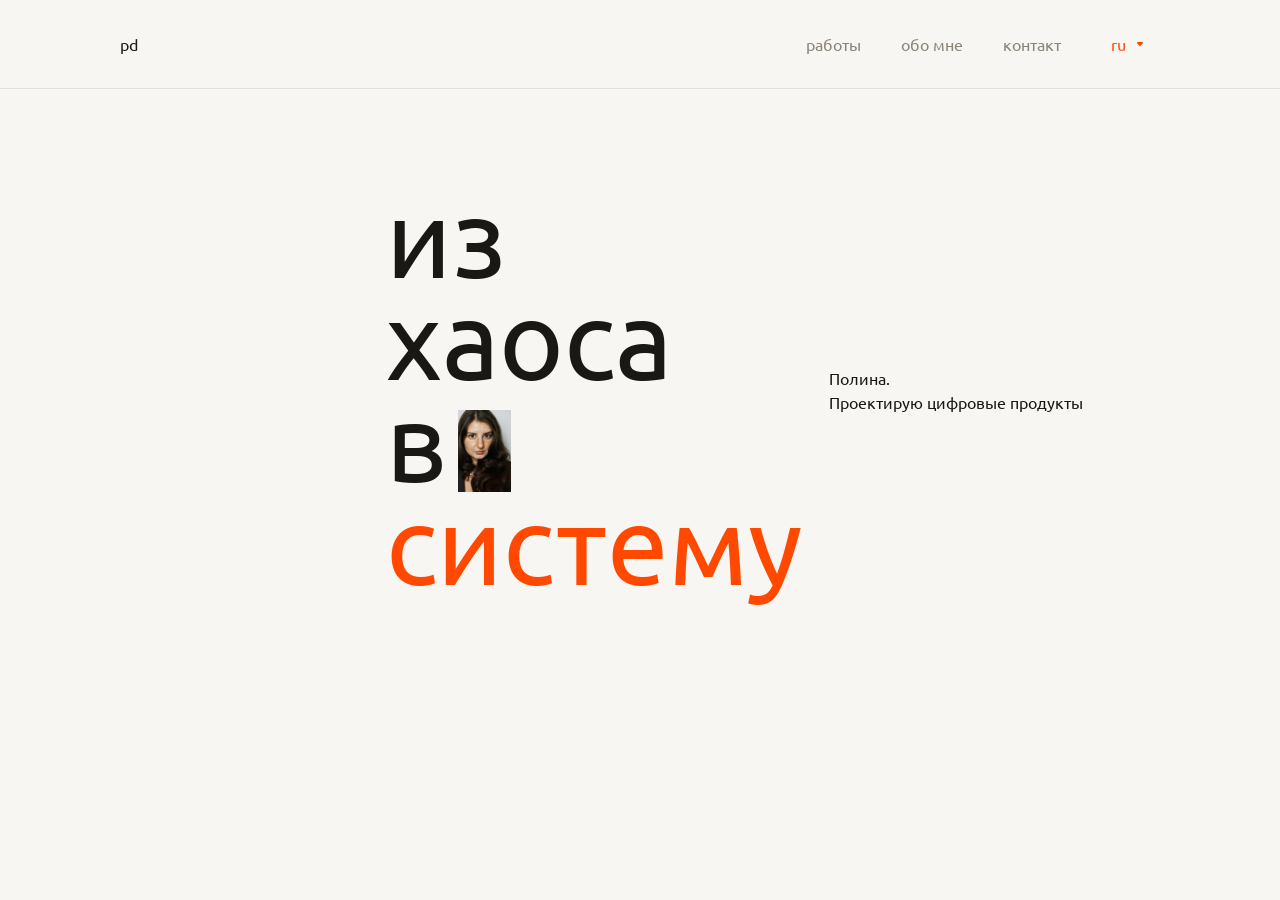
<file: index.html>
<!DOCTYPE html>
<html lang="ru">
<head>
  <meta charset="UTF-8">
  <meta name="viewport" content="width=device-width, initial-scale=1.0">
  <title>Полина — портфолио</title>

  <!--
    Подключаем шрифт Ubuntu с сервиса Google Fonts.
    Это просто значит: браузер сам скачает нужный шрифт с сервера Google,
    тебе для этого ничего делать не нужно, это просто две строчки-ссылки.
  -->
  <link rel="preconnect" href="https://fonts.googleapis.com">
  <link rel="preconnect" href="https://fonts.gstatic.com" crossorigin>
  <link href="https://fonts.googleapis.com/css2?family=Ubuntu:wght@400;500;700&display=swap" rel="stylesheet">

  <!-- Подключаем файл со стилями (там вся "красота": цвета, отступы, размеры) -->
  <link rel="stylesheet" href="style.css">
</head>
<body>

  <!-- =========================================================
       ШАПКА САЙТА (навигация)
       Она находится в обычном вертикальном потоке страницы,
       НЕ внутри блока с горизонтальной прокруткой — поэтому
       при прокрутке экранов влево-вправо шапка остаётся
       на месте и никуда не убегает.
  ========================================================== -->
  <header class="nav">
    <div class="nav__logo">pd</div>

    <nav class="nav__menu">
      <a href="#screen-works" class="nav__link">работы</a>
      <a href="#screen-about" class="nav__link">обо мне</a>
      <a href="#screen-contact" class="nav__link">контакт</a>

      <!--
        Переключатель языка. Теперь это настоящая ссылка (тег <a>),
        а не кнопка-пустышка — переход делает браузер сам, без JS.
        Ведёт в папку en/, на англоязычную версию этой же страницы.
      -->
      <a class="nav__lang" href="en/index.html" aria-label="Switch to English">
        ru
        <svg class="nav__lang-icon" width="20" height="20" viewBox="0 0 20 20" fill="none" xmlns="http://www.w3.org/2000/svg">
          <path d="M12.1046 8H7.89541C7.72924 7.99978 7.56639 8.0418 7.42572 8.12118C7.28506 8.20057 7.17232 8.31408 7.10056 8.44857C7.01656 8.60814 6.98421 8.78568 7.00719 8.96095C7.03017 9.13622 7.10756 9.30217 7.23054 9.4399L9.33513 11.7276C9.41772 11.8131 9.51983 11.8817 9.63455 11.9287C9.74926 11.9757 9.87389 12 10 12C10.1261 12 10.2507 11.9757 10.3655 11.9287C10.4802 11.8817 10.5823 11.8131 10.6649 11.7276L12.7695 9.4399C12.8924 9.30217 12.9698 9.13622 12.9928 8.96095C13.0158 8.78568 12.9834 8.60814 12.8994 8.44857C12.8277 8.31408 12.7149 8.20057 12.5743 8.12118C12.4336 8.0418 12.2708 7.99978 12.1046 8Z" fill="#FF4800"/>
        </svg>
      </a>
    </nav>
  </header>

  <!-- =========================================================
       ОБЛАСТЬ С ГОРИЗОНТАЛЬНОЙ ПРОКРУТКОЙ
       Внутри этого блока "экраны" (секции) стоят в ряд по горизонтали,
       как вагоны поезда. Файл script.js делает так, что обычное
       прокручивание колесиком мыши/свайп пальцем вниз двигает
       этот ряд влево-вправо, а не вверх-вниз.
  ========================================================== -->
  <main class="scroll-area" id="scrollArea">

    <!-- ---------- ЭКРАН 1: ГЛАВНЫЙ ЭКРАН (HERO) ---------- -->
    <section class="screen screen--hero" id="screen-hero">
      <div class="hero__row">
        <div class="hero__row-inner">

          <h1 class="hero__title">
            из<br>
            хаоса<br>
            <!--
              Фото "накладывается" поверх буквы "в" и не влияет на
              высоту строки (см. комментарий в style.css).
              ВАЖНО: сейчас файла картинки еще нет, нужно его добавить.
              1. Открой нужный фрейм в Figma
              2. Кликни правой кнопкой на эту маленькую фотографию
              3. Export → PNG → Export
              4. Положи скачанный файл в папку images и назови его hero-photo.png
            -->
            <span class="hero__letter-with-photo">в<img src="images/hero-photo.png" alt="" class="hero__photo"></span>
            <br>
            <span class="hero__title-accent">систему</span>
          </h1>

          <p class="hero__subtitle">
            Полина.<br>
            Проектирую цифровые продукты
          </p>

        </div>
      </div>
    </section>

    <!--
      Дальше будут следующие экраны: "работы", "обо мне", "контакт".
      Добавим их следующими шагами, по одному экрану за раз —
      присылай следующий фрейм из Figma, когда будешь готова.
    -->

  </main>

  <!-- Подключаем файл с "поведением" страницы (горизонтальный скролл и т.д.) -->
  <script src="script.js"></script>
</body>
</html>
</file>
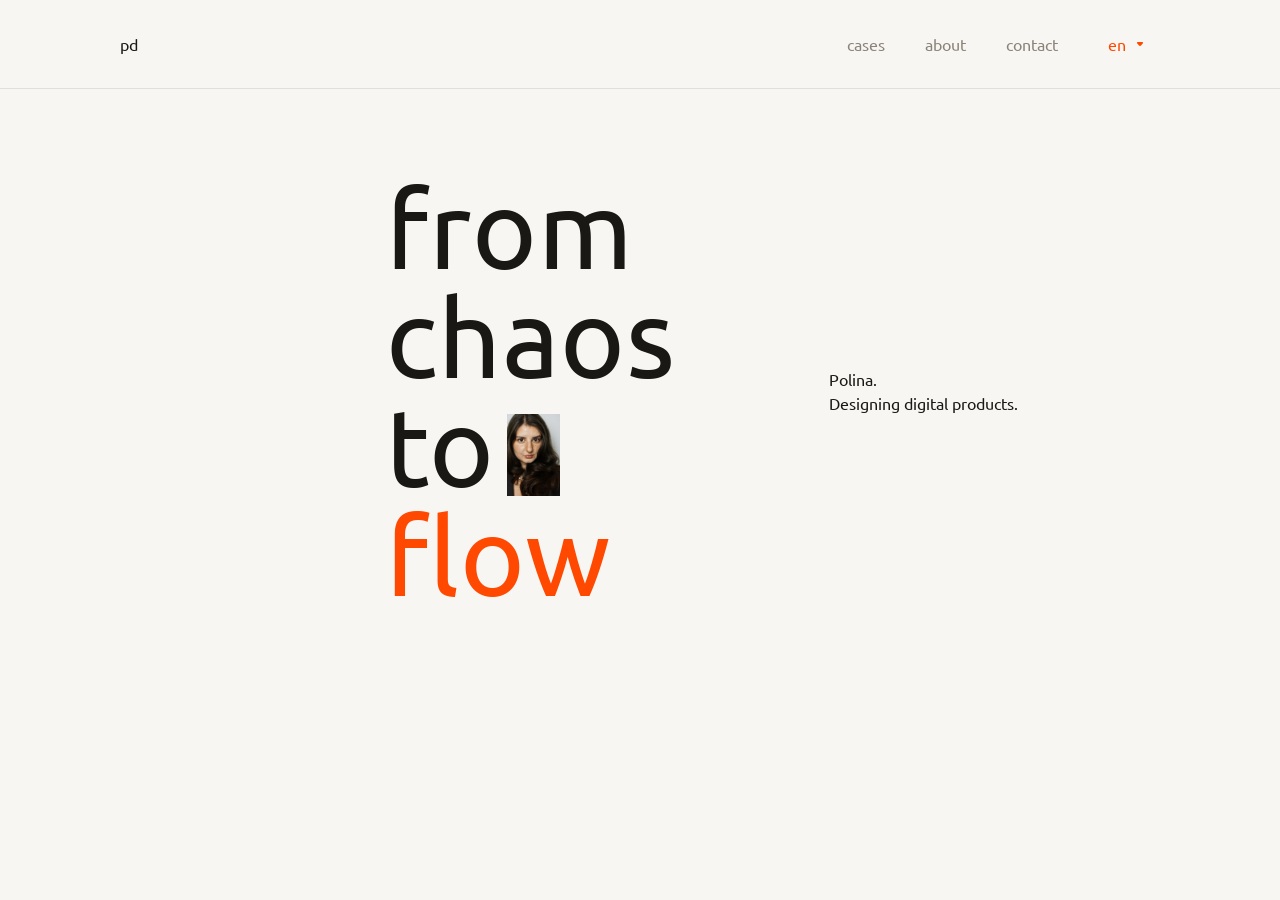
<file: en/index.html>
<!DOCTYPE html>
<html lang="en">
<head>
  <meta charset="UTF-8">
  <meta name="viewport" content="width=device-width, initial-scale=1.0">
  <title>Polina — portfolio</title>

  <link rel="preconnect" href="https://fonts.googleapis.com">
  <link rel="preconnect" href="https://fonts.gstatic.com" crossorigin>
  <link href="https://fonts.googleapis.com/css2?family=Ubuntu:wght@400;500;700&display=swap" rel="stylesheet">

  <!--
    Обрати внимание: путь "../style.css" — это значит "файл стилей лежит
    на ОДИН уровень выше, в папке portfolio-site". Эта страница лежит
    в подпапке en/, поэтому "../" означает "выйти из этой папки наружу".
  -->
  <link rel="stylesheet" href="../style.css">
</head>
<body>

  <header class="nav">
    <div class="nav__logo">pd</div>

    <nav class="nav__menu">
      <!--
        Перевод пунктов меню сделан по смыслу русской версии
        (работы → works, обо мне → about, контакт → contact).
        Если в макете другие слова — просто поменяй текст внутри тегов <a>.
      -->
      <a href="#screen-works" class="nav__link">cases</a>
      <a href="#screen-about" class="nav__link">about</a>
      <a href="#screen-contact" class="nav__link">contact</a>

      <!-- Ссылка обратно на русскую версию: "../" — выйти из папки en/ -->
      <a class="nav__lang" href="../index.html" aria-label="Переключить на русский">
        en
        <svg class="nav__lang-icon" width="20" height="20" viewBox="0 0 20 20" fill="none" xmlns="http://www.w3.org/2000/svg">
          <path d="M12.1046 8H7.89541C7.72924 7.99978 7.56639 8.0418 7.42572 8.12118C7.28506 8.20057 7.17232 8.31408 7.10056 8.44857C7.01656 8.60814 6.98421 8.78568 7.00719 8.96095C7.03017 9.13622 7.10756 9.30217 7.23054 9.4399L9.33513 11.7276C9.41772 11.8131 9.51983 11.8817 9.63455 11.9287C9.74926 11.9757 9.87389 12 10 12C10.1261 12 10.2507 11.9757 10.3655 11.9287C10.4802 11.8817 10.5823 11.8131 10.6649 11.7276L12.7695 9.4399C12.8924 9.30217 12.9698 9.13622 12.9928 8.96095C13.0158 8.78568 12.9834 8.60814 12.8994 8.44857C12.8277 8.31408 12.7149 8.20057 12.5743 8.12118C12.4336 8.0418 12.2708 7.99978 12.1046 8Z" fill="#FF4800"/>
        </svg>
      </a>
    </nav>
  </header>

  <main class="scroll-area" id="scrollArea">

    <!-- ---------- ЭКРАН 1: HERO (английская версия) ---------- -->
    <section class="screen screen--hero" id="screen-hero">
      <div class="hero__row hero__row--en">
        <div class="hero__row-inner">

          <h1 class="hero__title hero__title--en">
            from<br>
            chaos<br>
            <span class="hero__letter-with-photo">to<img src="../images/hero-photo.png" alt="" class="hero__photo"></span>
            <br>
            <span class="hero__title-accent">flow</span>
          </h1>

          <p class="hero__subtitle">
            Polina.<br>
            Designing digital products.
          </p>

        </div>
      </div>
    </section>

    <!-- Дальше будут остальные экраны английской версии — добавим, когда дойдём до них -->

  </main>

  <!-- Скрипт общий с русской версией, поэтому путь тоже с "../" -->
  <script src="../script.js"></script>
</body>
</html>
</file>
<file: style.css>
/* =============================================================
   ПЕРЕМЕННЫЕ (CSS variables)
   Это как "именованные значения", на которые ссылается весь
   остальной файл. Если нужно поменять, например, основной цвет
   акцента — меняем его ОДИН раз здесь, и он поменяется везде
   по всему сайту автоматически.
============================================================= */
:root {
  /* Цвета — взяты из стилей, заданных в файле Figma */
  --color-bg: #F8F6F3;             /* фон страницы */
  --color-text: #1A1814;           /* основной цвет текста (почти чёрный) */
  --color-text-secondary: #8A8378; /* серый текст (пункты меню) */
  --color-border: #E3DFD8;         /* цвет тонкой линии-разделителя под шапкой */
  --color-accent: #FF4800;         /* акцентный оранжевый цвет */

  /* Шрифт. 'Ubuntu' — основной шрифт сайта, как договорились.
     sans-serif в конце — это "запасной" вариант на случай,
     если шрифт Ubuntu по какой-то причине не загрузится. */
  --font-main: 'Ubuntu', sans-serif;

  /* Отступы. Используем только чётные числа — твоё правило шага. */
  --side-padding: 120px;  /* отступ слева/справа в шапке, как в макете */
  --nav-padding-y: 22px;  /* отступ сверху/снизу в шапке */
  --gap-menu: 40px;       /* расстояние между пунктами меню */
}

/* =============================================================
   СБРОС БАЗОВЫХ ОТСТУПОВ БРАУЗЕРА
   У браузера по умолчанию есть свои отступы у body, заголовков
   и т.д. Убираем их, чтобы дальше управлять отступами самим.
============================================================= */
* {
  margin: 0;
  padding: 0;
  box-sizing: border-box; /* отступы и рамки не "раздувают" размер блока */
}

html, body {
  height: 100%;
}

body {
  /* Делаем body колонкой: сверху шапка, снизу — область с экранами.
     Это удобно: шапка занимает столько места, сколько ей нужно,
     а область со скроллом занимает всё, что осталось. */
  display: flex;
  flex-direction: column;

  font-family: var(--font-main);
  background-color: var(--color-bg);
  color: var(--color-text);
}

/* =============================================================
   ШАПКА САЙТА (.nav)
============================================================= */
.nav {
  /* flex-shrink: 0 значит "не сжимайся", даже если внутри
     не хватает места — высота шапки всегда фиксированная. */
  flex: 0 0 auto;

  display: flex;
  align-items: center;
  justify-content: space-between;

  padding: var(--nav-padding-y) var(--side-padding);
  border-bottom: 1px solid var(--color-border);
}

.nav__logo {
  font-size: 16px;
  letter-spacing: 0.13px;
}

.nav__menu {
  display: flex;
  align-items: center;
  gap: var(--gap-menu);
}

.nav__link {
  font-size: 16px;
  color: var(--color-text-secondary);
  text-decoration: none; /* убираем подчёркивание у ссылок */
}

.nav__link:hover {
  color: var(--color-text); /* при наведении ссылка становится темнее */
}

.nav__lang {
  /* Раньше это была <button>, теперь обычная ссылка <a> —
     поэтому часть свойств (background, border, cursor) тут больше
     не нужна, у ссылки их и так нет по умолчанию. */
  display: flex;
  align-items: center;
  gap: 4px;
  min-height: 44px; /* твоё правило: кликабельная область не меньше 44px */
  padding: 0 10px;

  font-family: var(--font-main);
  font-size: 16px;
  color: var(--color-accent);
  text-decoration: none; /* убираем подчёркивание, характерное для ссылок */
}

.nav__lang-icon {
  transition: transform 0.2s ease; /* плавный поворот стрелочки */
}

/* =============================================================
   ОБЛАСТЬ ГОРИЗОНТАЛЬНОЙ ПРОКРУТКИ (.scroll-area)
============================================================= */
.scroll-area {
  flex: 1 1 auto;   /* занимает всё пространство, оставшееся под шапкой */
  min-height: 0;    /* техническая деталь, чтобы flex считал высоту правильно */

  display: flex;          /* экраны выстраиваются в горизонтальный ряд */
  flex-direction: row;
  overflow-x: auto;        /* разрешаем прокрутку по горизонтали */
  overflow-y: hidden;      /* запрещаем прокрутку по вертикали внутри блока */

  /* scroll-snap — это "примагничивание". Когда пользователь прокручивает,
     страница не останавливается на середине экрана, а аккуратно
     "прилипает" к началу следующего/предыдущего экрана. */
  scroll-snap-type: x mandatory;
  scroll-behavior: smooth;

  /* Прячем полосу прокрутки, чтобы не было привычной вертикальной/
     горизонтальной серой полоски снизу — управление будет колесиком/свайпом. */
  scrollbar-width: none; /* для Firefox */
}
.scroll-area::-webkit-scrollbar {
  display: none; /* для Chrome, Safari, Edge */
}

/* =============================================================
   ОБЩИЕ СТИЛИ ДЛЯ ЛЮБОГО "ЭКРАНА" (.screen)
   Каждая секция (hero, работы, обо мне, контакт) — это один
   полноразмерный "экран" внутри горизонтальной прокрутки.
============================================================= */
.screen {
  flex: 0 0 100vw;     /* ширина ровно с экран браузера, не сжимается */
  width: 100vw;
  height: 100%;

  scroll-snap-align: start; /* к этому краю экрана "примагничивается" прокрутка */

  position: relative;
  display: flex;
  flex-direction: column;
  justify-content: center; /* по умолчанию контент экрана — по центру по вертикали */
}

/* Экран hero сам управляет своим отступом сверху (через .hero__row),
   поэтому здесь отключаем автоцентрирование по вертикали для него. */
.screen--hero {
  justify-content: flex-start;
}

/* =============================================================
   ЭКРАН 1: HERO (главный заголовок)
============================================================= */
.hero__row {
  /* Этот блок отвечает ТОЛЬКО за отступ сверху (от шапки до композиции).
     padding-top — то самое число, которое ты просила подвинуть. */
  padding-top: 96px; /* по умолчанию (русская версия) */
}

.hero__row-inner {
  /* А этот блок — ТОЛЬКО за центрирование подзаголовка относительно заголовка.
     Раньше padding-top и центрирование были на одном и том же блоке,
     из-за чего подзаголовок съезжал вверх — поэтому разнесла на два уровня. */
  position: relative;
}

.hero__title {
  /* Отступ слева — четверть экрана плюс 66px, как задано в макете.
     Использование % вместе с px даёт пропорциональный отступ,
     который останется похожим на разных размерах экрана. */
  margin-left: calc(25% + 66px);

  font-family: var(--font-main);
  font-weight: 400;
  font-size: 110px;
  line-height: 0.93;     /* плотный межстрочный интервал, как в макете */
  color: var(--color-text);
}

.hero__title-accent {
  color: var(--color-accent); /* слово "систему" выделено оранжевым */
}

.hero__letter-with-photo {
  /* Эта обёртка оборачивает только саму букву "в" / "to".
     position:relative делает её "точкой отсчёта" для фото,
     а размер у неё — естественный, как у обычной строки текста
     (фото внутрь НЕ считается, см. ниже). */
  position: relative;
  display: inline-block;
}

.hero__photo {
  /* position:absolute — это главное исправление. Раньше фото стояло
     "в потоке" текста, и из-за того, что оно выше невидимых полей
     строки, браузер раздувал саму строку (отсюда был лишний зазор
     перед "систему"/"flow"). Теперь фото вообще не участвует в расчёте
     высоты строки — оно просто "накладывается" поверх.
     top:50% + transform:translateY(-50%) центрируют его по высоте
     именно буквы "в"/"to" (а не всей строки с её полями). */
  position: absolute;
  left: calc(100% + 12px);
  top: 50%;
  transform: translateY(-50%) translateY(+10px);

  height: 82px;
  width: auto;
  object-fit: contain;
  border-radius: 0;
}

.hero__subtitle {
  /* Подзаголовок "висит" внутри .hero__row и центрируется
     по вертикали ОТНОСИТЕЛЬНО ЗАГОЛОВКА (а не всего экрана) —
     высота .hero__row равна высоте заголовка, поэтому top:50%
     здесь совпадает с вертикальным центром текста "из хаоса в систему",
     и при изменении padding-top подзаголовок всегда останется
     на одном уровне с заголовком. */
  position: absolute;
  left: calc(66.67% - 24px);
  top: 50%;
  transform: translateY(-50%);

  font-size: 16px;
  line-height: 1.5;
  color: var(--color-text);
}

/* =============================================================
   МОДИФИКАТОРЫ ДЛЯ АНГЛОЯЗЫЧНОЙ ВЕРСИИ (--en)
   В английском макете чуть другие параметры текста — латинские
   буквы по-другому выглядят на том же размере шрифта, поэтому
   дизайнер задал немного другие значения. Этот файл общий для
   обеих языковых версий, поэтому различия добавляем отдельными
   классами, которые навешиваются только на английской странице.
============================================================= */
.hero__row--en {
  padding-top: 84px; /* в английской версии отступ от шапки чуть меньше */
}

.hero__title--en {
  line-height: 0.99;     /* в русской версии 0.93, в английской — 0.99 */
  letter-spacing: 1px;   /* в английской версии добавлен небольшой интервал между буквами */
}

/* Раньше здесь было отдельное значение left для английской версии (57.92%),
   потому что в твоём исходном макете оно отличалось от русского —
   из-за того, что слово "flow" короче слова "систему". Но ты попросила,
   чтобы левый край подзаголовка совпадал в обеих версиях, поэтому
   убрала переопределение — теперь обе версии используют одно и то же
   значение left из общего правила .hero__subtitle выше. */
</file>
